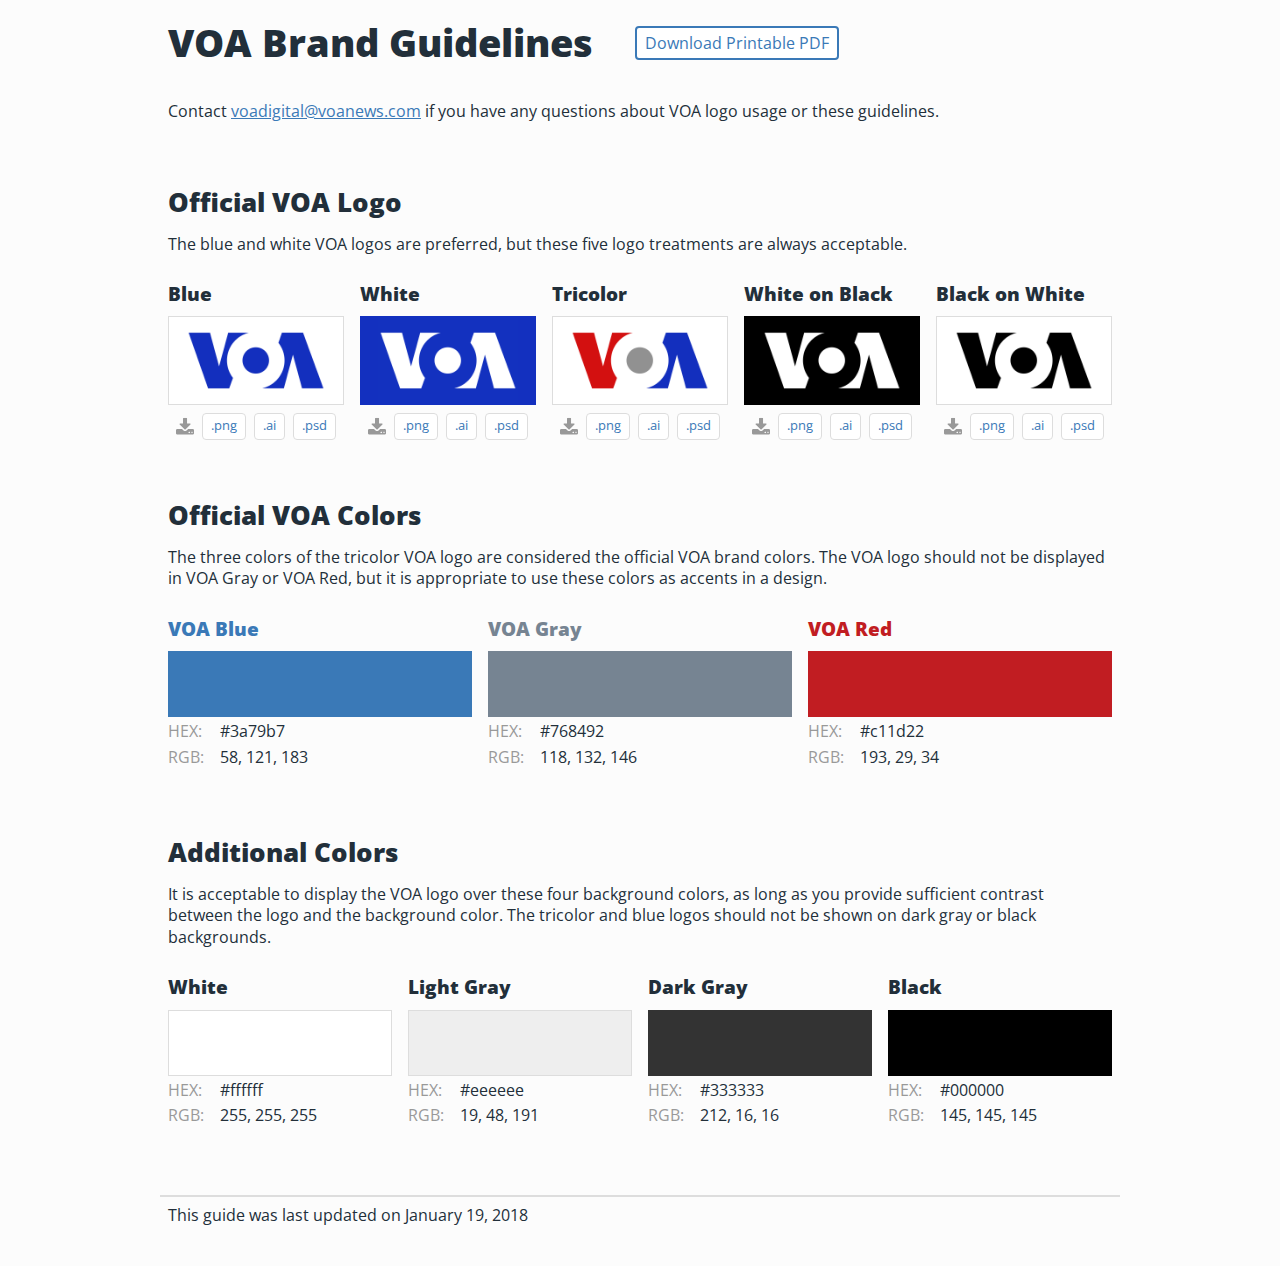
<file: index.html>
<!DOCTYPE html>
<html lang="en" dir="ltr">
<head>
	<meta charset="utf-8" />
	<meta name="viewport" content="width=device-width, initial-scale=1.0" />
	<meta content="IE=edge" http-equiv="X-UA-Compatible" />
	<link type="image/x-icon" rel="icon" href="img/favicon.ico" />
	
	<title>VOA Brand Guidelines</title>
	
	<link type="text/css" rel="stylesheet" href="branding.css" media="all" />
	
	<link type="text/css" rel="stylesheet" href="https://fonts.googleapis.com/css?family=Open+Sans:300,400,800" /> 
	<script type="text/javascript" src="https://cdn.polyfill.io/v2/polyfill.min.js"></script>
</head>

<body>
	
	<header class="page-title">
		<h1>VOA Brand Guidelines <span class="download-button printable-pdf"><a href="downloads/VOA_Brand_Guidelines_20180119.pdf" download="downloads/VOA_Brand_Guidelines_20180119.pdf">Download Printable PDF</a></span></h1>
		<p class="print-only print-page-url">This guide can be found at <strong>https://www.voanews.com/branding</strong></p>
		<p class="contact-us">Contact <a href="mailto:voadigital@voanews.com">voadigital@voanews.com</a> if you have any questions about VOA logo usage or these guidelines.</p>
	</header>
	
	<main class="guide">
		
		<section class="logos">
			
			<header class="instructions">
				<h2>Official VOA Logo</h2>
				<p>The blue and white VOA logos are preferred, but these five logo treatments are always acceptable.</p>
			</header>
			
			<div class="grid">
				
				<div class="grid-box">
					<h3>Blue</h3>
					<div style="background: #fff; border: 1px solid #ddd;"><a href="downloads/voa-logo-blue-on-white.psd" download="downloads/voa-logo-blue-on-white.psd"><img class="logo-tile" src="img/voa-logo-blue-on-white_2x.png" width="160" height="100" /></a></div>
					<ul class="download-options">
						<li class="download-label"><img src="img/fa-download_36_0_999999_none.png" width="18" height="18" alt="Download" /></li>
						<li class="mini-download-button"><a href="img/voa-logo-blue-on-white_2x.png" download="img/voa-logo-blue-on-white_2x.png">.png</a></li>
						<li class="mini-download-button"><a href="downloads/voa-logo-blue-on-white.ai" download="downloads/voa-logo-blue-on-white.ai">.ai</a></li>
						<li class="mini-download-button"><a href="downloads/voa-logo-blue-on-white.psd" download="downloads/voa-logo-blue-on-white.psd">.psd</a></li>
					</ul>
				</div>
				
				<div class="grid-box">
					<h3>White</h3>
					<div style="background: #1330bf; border: 1px solid #1330bf;"><a href="downloads/voa-logo-white-on-blue.psd" download="downloads/voa-logo-white-on-blue.psd"><img class="logo-tile" src="img/voa-logo-white-on-blue_2x.png" width="160" height="100" /></a></div>
					<ul class="download-options">
						<li class="download-label"><img src="img/fa-download_36_0_999999_none.png" width="18" height="18" alt="Download" /></li>
						<li class="mini-download-button"><a href="img/voa-logo-white-on-blue_2x.png" download="img/voa-logo-white-on-blue_2x.png">.png</a></li>
						<li class="mini-download-button"><a href="downloads/voa-logo-white-on-blue.ai" download="downloads/voa-logo-white-on-blue.ai">.ai</a></li>
						<li class="mini-download-button"><a href="downloads/voa-logo-white-on-blue.psd" download="downloads/voa-logo-white-on-blue.psd">.psd</a></li>
					</ul>
				</div>
				
				<div class="grid-box">
					<h3>Tricolor</h3>
					<div style="background: #fff; border: 1px solid #ddd;"><a href="downloads/voa-logo-tricolor-on-white.psd" download="downloads/voa-logo-tricolor-on-white.psd"><img class="logo-tile" src="img/voa-logo-tricolor-on-white_2x.png" width="160" height="100" /></a></div>
					<ul class="download-options">
						<li class="download-label"><img src="img/fa-download_36_0_999999_none.png" width="18" height="18" alt="Download" /></li>
						<li class="mini-download-button"><a href="img/voa-logo-tricolor-on-white_2x.png" download="img/voa-logo-tricolor-on-white_2x.png">.png</a></li>
						<li class="mini-download-button"><a href="downloads/voa-logo-tricolor-on-white.ai" download="downloads/voa-logo-tricolor-on-white.ai">.ai</a></li>
						<li class="mini-download-button"><a href="downloads/voa-logo-tricolor-on-white.psd" download="downloads/voa-logo-tricolor-on-white.psd">.psd</a></li>
					</ul>
				</div>
				
				<div class="grid-box">
					<h3>White on Black</h3>
					<div style="background: #000; border: 1px solid #000;"><a href="downloads/voa-logo-white-on-black.psd" download="downloads/voa-logo-white-on-black.psd"><img class="logo-tile" src="img/voa-logo-white-on-black_2x.png" width="160" height="100" /></a></div>
					<ul class="download-options">
						<li class="download-label"><img src="img/fa-download_36_0_999999_none.png" width="18" height="18" alt="Download" /></li>
						<li class="mini-download-button"><a href="img/voa-logo-white-on-black_2x.png" download="img/voa-logo-white-on-black_2x.png">.png</a></li>
						<li class="mini-download-button"><a href="downloads/voa-logo-white-on-black.ai" download="downloads/voa-logo-white-on-black.ai">.ai</a></li>
						<li class="mini-download-button"><a href="downloads/voa-logo-white-on-black.psd" download="downloads/voa-logo-white-on-black.psd">.psd</a></li>
					</ul>
				</div>
				
				<div class="grid-box">
					<h3>Black on White</h3>
					<div style="background: #fff; border: 1px solid #ddd;"><a href="downloads/voa-logo-black-on-white.psd" download="downloads/voa-logo-black-on-white.psd"><img class="logo-tile" src="img/voa-logo-black-on-white_2x.png" width="160" height="100" /></a></div>
					<ul class="download-options">
						<li class="download-label"><img src="img/fa-download_36_0_999999_none.png" width="18" height="18" alt="Download" /></li>
						<li class="mini-download-button"><a href="img/voa-logo-black-on-white_2x.png" download="img/voa-logo-black-on-white_2x.png">.png</a></li>
						<li class="mini-download-button"><a href="downloads/voa-logo-black-on-white.ai" download="downloads/voa-logo-black-on-white.ai">.ai</a></li>
						<li class="mini-download-button"><a href="downloads/voa-logo-black-on-white.psd" download="downloads/voa-logo-black-on-white.psd">.psd</a></li>
					</ul>
				</div>
				
			</div>
			
		</section>
		
		<section class="colors">
			
			<header class="instructions">
				<h2>Official VOA Colors</h2>
				<p>The three colors of the tricolor VOA logo are considered the official VOA brand colors. The VOA logo should not be displayed in VOA Gray or VOA Red, but it is appropriate to use these colors as accents in a design.</p>
			</header>
			
			<div class="grid">
				
				<div class="grid-box">
					<h3 class="bluetext">VOA Blue</h3>
					<div class="color" style="background: #3a79b7; border: 1px solid #3a79b7;"></div>
					<p class="hex"><span class="label">Hex:</span> #3a79b7</p>
					<p class="rgb"><span class="label">RGB:</span> 58, 121, 183</p>
					<!-- <p class="cmyk"><span class="label">CMYK:</span> 90, 75, 0, 25</p> -->
				</div>
				
				<div class="grid-box">
					<h3 class="graytext">VOA Gray</h3>
					<div class="color" style="background: #768492; border: 1px solid #768492;"></div>
					<p class="hex"><span class="label">Hex:</span> #768492</p>
					<p class="rgb"><span class="label">RGB:</span> 118, 132, 146</p>
					<!-- <p class="cmyk"><span class="label">CMYK:</span> 0, 0, 0, 43</p> -->
				</div>
				
				<div class="grid-box">
					<h3 class="redtext">VOA Red</h3>
					<div class="color" style="background: #c11d22; border: 1px solid #c11d22;"></div>
					<p class="hex"><span class="label">Hex:</span> #c11d22</p>
					<p class="rgb"><span class="label">RGB:</span> 193, 29, 34</p>
					<!-- <p class="cmyk"><span class="label">CMYK:</span> 0, 92, 92, 17</p> -->
				</div>
				
			</div>
			
		</section>
		
		<section class="alt-colors">
			
			<header class="instructions">
				<h2>Additional Colors</h2>
				<p>It is acceptable to display the VOA logo over these four background colors, as long as you provide sufficient contrast between the logo and the background color. The tricolor and blue logos should not be shown on dark gray or black backgrounds.</p>
			</header>
			
			<div class="grid">
				
				<div class="grid-box">
					<h3>White</h3>
					<div class="color" style="background: #fff; border: 1px solid #ddd;"></div>
					<p class="hex"><span class="label">Hex:</span> #ffffff</p>
					<p class="rgb"><span class="label">RGB:</span> 255, 255, 255</p>
					<!-- <p class="cmyk"><span class="label">CMYK:</span> 0, 0, 0, 0</p> -->
				</div>
				
				<div class="grid-box">
					<h3>Light Gray</h3>
					<div class="color" style="background: #eee; border: 1px solid #ddd;"></div>
					<p class="hex"><span class="label">Hex:</span> #eeeeee</p>
					<p class="rgb"><span class="label">RGB:</span> 19, 48, 191</p>
					<!-- <p class="cmyk"><span class="label">CMYK:</span> 0, 0, 0, 7</p> -->
				</div>
				
				<div class="grid-box">
					<h3>Dark Gray</h3>
					<div class="color" style="background: #333; border: 1px solid #333;"></div>
					<p class="hex"><span class="label">Hex:</span> #333333</p>
					<p class="rgb"><span class="label">RGB:</span> 212, 16, 16</p>
					<!-- <p class="cmyk"><span class="label">CMYK:</span> 0, 0, 0, 80</p> -->
				</div>
				
				<div class="grid-box">
					<h3>Black</h3>
					<div class="color" style="background: #000; border: 1px solid #000;"></div>
					<p class="hex"><span class="label">Hex:</span> #000000</p>
					<p class="rgb"><span class="label">RGB:</span> 145, 145, 145</p>
					<!-- <p class="cmyk"><span class="label">CMYK:</span> 0, 0, 0, 100</p> -->
				</div>
				
			</div>
			
		</section>
		
		<footer class="page-footer">
			<p>This guide was last updated on January 19, 2018</p>
		</footer>
		
	</main>
	
</body>
</html>
</file>
<file: branding.css>
/* http://meyerweb.com/eric/tools/css/reset/ v2.0 | 20110126 License: none (public domain) */
html, body, div, span, applet, object, iframe, h1, h2, h3, h4, h5, h6, p, blockquote, pre, a, abbr,
acronym, address, big, cite, code, del, dfn, em, img, ins, kbd, q, s, samp, small, strike, strong,
sub, sup, tt, var, b, u, i, center, dl, dt, dd, ol, ul, li, fieldset, form, label, legend, table,
caption, tbody, tfoot, thead, tr, th, td, article, aside, canvas, details, embed, figure, figcaption,
footer, header, hgroup, menu, nav, output, ruby, section, summary, time, mark, audio, video {
  margin: 0;
  padding: 0;
  border: 0;
  font-size: 100%;
  font: inherit;
  vertical-align: baseline; }

/* HTML5 display-role reset for older browsers */
article, aside, details, figcaption, figure, footer, header, hgroup, menu, nav, section {
  display: block; }

body {
  line-height: 1; }

ol, ul {
  list-style: none; }

blockquote, q {
  quotes: none; }

blockquote:before, blockquote:after, q:before, q:after {
  content: '';
  content: none; }

table {
  border-collapse: collapse;
  border-spacing: 0; }

.blue {
  background: #3a79b7; }

.bluetext {
  color: #3a79b7; }

.gray {
  background: #768492; }

.graytext {
  color: #768492; }

.red {
  background: #c11d22; }

.redtext {
  color: #c11d22; }

html {
  font-size: 100%; }

body {
  background: #fcfcfc;
  color: #222f3a;
  font-family: 'Open Sans', sans-serif;
  font-style: normal;
  font-weight: 400;
  line-height: 1.35;
  margin: 1rem 0; }

img {
  display: block; }

h1, h2, h3, h4 {
  font-weight: 800; }

h1 {
  font-size: 2.4rem;
  margin-bottom: 0; }

h2 {
  font-size: 1.6rem;
  margin: .8rem 0; }

h3 {
  font-size: 1.2rem;
  margin: .6rem 0; }

h4 {
  font-size: 1rem;
  margin: .5rem 0; }

p {
  font-size: 1rem;
  margin: 0 0 1rem 0; }

p > a {
  color: #3a79b7; }

p > a:hover {
  color: #0a5b96; }

.print-only {
  display: none; }

.printable-pdf {
  font-size: 1rem;
  font-weight: 400;
  line-height: 2.4rem !important;
  vertical-align: text-top; }

.printable-pdf > a {
  vertical-align: text-top; }

.guide,
.page-title {
  margin: 0 1rem;
  max-width: calc(100% - 2rem);
  width: 100%; }

section,
.page-title {
  margin-bottom: 3rem; }

.grid {
  display: flex;
  flex-direction: column;
  justify-content: space-between; }

.page-title > *,
.instructions {
  padding: 0 .5rem; }

.grid-box {
  flex: 1 1 0;
  margin-bottom: 1rem;
  padding: 0 .5rem; }

.grid-box > p {
  margin: 0 0 .25rem 0; }

.color {
  height: 4rem;
  margin-bottom: .25rem; }

.grid-box > p > .label {
  color: #999;
  display: inline-block;
  text-transform: uppercase;
  width: 3rem; }

.logos img.logo-tile {
  height: auto;
  margin: 0 auto;
  width: 80%; }

.download-button {
  display: block;
  line-height: 2.25rem; }

.download-button > a {
  background: #fff;
  border: 2px solid #3a79b7;
  border-radius: .25rem;
  color: #3a79b7;
  padding: .25rem .5rem;
  text-decoration: none; }

.download-button > a:hover {
  background: #3a79b7;
  color: #fff; }

.download-options {
  display: flex;
  flex-direction: row;
  flex-wrap: nowrap;
  justify-content: space-evenly;
  align-items: center;
  margin-top: .75rem; }

.download-options > li {
  xxxxmargin: 0 .25rem; }

.download-label {
  display: inline-block; }

.mini-download-button {
  display: inline-block;
  font-size: .8rem;
  xxxxtext-transform: uppercase; }

.mini-download-button > a {
  background: #fff;
  color: #3a79b7;
  border: 1px solid #ddd;
  border-radius: .25rem;
  padding: .15rem .5rem .25rem .5rem;
  text-decoration: none; }

.mini-download-button > a:hover {
  background: #3a79b7;
  border: 1px solid #3a79b7;
  color: #fff; }

.page-footer {
  border-top: 2px solid #ddd;
  padding: .5rem; }

.contact-us {
  margin: 2rem 0 0 0; }

@media (min-width: 450px) {
  .download-button {
    display: inline-block;
    margin-left: 2rem; } }
@media (min-width: 600px) {
  .guide {
    margin: 0 auto;
    max-width: 960px; }

  .page-title {
    margin: 0 auto 4rem auto;
    max-width: 960px; }

  .grid {
    flex-direction: row; } }
@media print {
  body {
    background: none;
    margin-top: 0;
    margin-bottom: 0; }

  section {
    margin-bottom: 1.25rem; }

  .page-title {
    margin-bottom: 2.5rem; }

  .contact-us {
    margin: 1.5rem 0 0 0; }

  h1 {
    font-size: 2.2rem;
    margin-bottom: 0; }

  h2 {
    font-size: 1.2rem;
    margin: 0; }

  h3 {
    font-size: .9rem;
    margin: 0 0 .25rem 0; }

  h4 {
    font-size: .8rem;
    margin: 0 0 .2rem 0; }

  p {
    font-size: .8rem;
    margin: 0 0 .8rem 0; }

  .download-button,
  .download-text {
    display: none; }

  .download-options {
    display: none; }

  .print-only {
    display: block; }

  .print-page-url {
    color: #666;
    font-size: .8rem;
    font-weight: 400; } }

/*# sourceMappingURL=branding.css.map */
</file>
